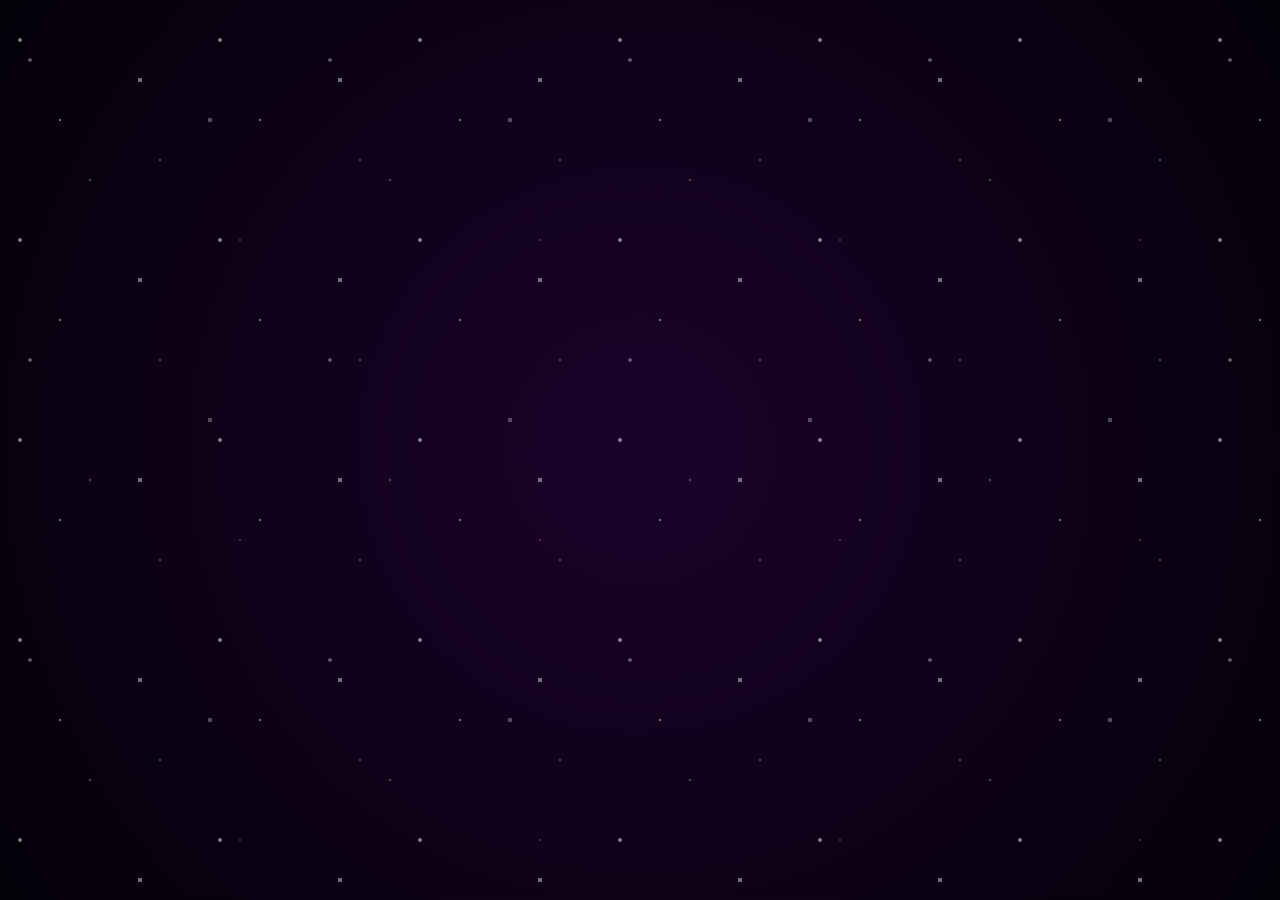
<file: destiny.html>
<!DOCTYPE html>
<html lang="en">
<head>
    <meta charset="UTF-8">
    <meta name="viewport" content="width=device-width, initial-scale=1.0">
    <title>Our Destiny</title>
    <link href="https://fonts.googleapis.com/css2?family=Dancing+Script:wght@700&family=Poppins:wght@300;400;600&display=swap" rel="stylesheet">
    <style>
        *, *::before, *::after { box-sizing: border-box; }
        body {
            margin: 0; padding: 0;
            background-color: #030008;
            color: white;
            font-family: 'Dancing Script', cursive;
            overflow: hidden;
            display: flex;
            flex-direction: column;
            justify-content: center;
            align-items: center;
            height: 100vh;
            width: 100vw;
        }

        /* Deep space background */
        .space {
            position: absolute; top:0; left:0; width: 100%; height: 100%;
            background: radial-gradient(circle at center, #1b022b 0%, #030008 100%);
            z-index: 0;
        }

        .stars {
            position: absolute; top:0; left:0; width: 100%; height: 100%;
            background-image: 
                radial-gradient(2px 2px at 10% 20%, rgba(255,255,255,0.8) 100%, transparent),
                radial-gradient(1px 1px at 30% 60%, rgba(255,182,193,0.9) 100%, transparent),
                radial-gradient(2.5px 2.5px at 70% 40%, rgba(255,255,255,0.7) 100%, transparent),
                radial-gradient(1.5px 1.5px at 80% 80%, rgba(255,105,180,0.8) 100%, transparent);
            background-size: 200px 200px;
            animation: driftSpace 60s linear infinite;
            opacity: 0.6;
        }
        @keyframes driftSpace { from { transform: translateY(0); } to { transform: translateY(-200px); } }

        .text-container {
            z-index: 10;
            text-align: center;
            position: relative;
            width: 100%;
            height: 60vh;
            display: flex;
            justify-content: center;
            align-items: center;
        }

        .floating-text {
            position: absolute;
            font-size: 3.5rem;
            color: #ffb6c1;
            text-shadow: 0 0 15px #ff1493, 0 0 30px #ff69b4;
            opacity: 0;
            transform: translateY(30px) scale(0.9);
            transition: opacity 2.5s ease, transform 4.5s ease-out;
            text-align: center;
            width: 90%;
            max-width: 900px;
            pointer-events: none;
        }
        
        .floating-text.visible {
            opacity: 1;
            transform: translateY(-20px) scale(1.05); /* Float up slowly */
        }
        
        .floating-text.exit {
            opacity: 0;
            transform: translateY(-80px) scale(1.1);
        }

        @media screen and (max-width: 600px) {
            .floating-text { font-size: 2.2rem; }
        }

        .btn-container {
            position: absolute;
            bottom: 10%;
            z-index: 20;
            opacity: 0;
            transition: opacity 2s ease;
        }

        .next-btn {
            padding: 15px 50px;
            border-radius: 30px;
            border: none;
            background: #ff1493;
            color: white;
            font-family: 'Poppins', sans-serif;
            font-size: 1.5rem;
            cursor: pointer;
            box-shadow: 0 0 20px #ff1493, inset 0 0 10px #ff69b4;
            transition: all 0.3s ease;
            text-decoration: none;
            display: inline-block;
        }
        .next-btn:hover {
            transform: scale(1.05) translateY(-3px);
            box-shadow: 0 0 30px #ff1493, 0 0 50px #ff69b4;
        }
    </style>
</head>
<body>
    <div class="space">
        <div class="stars"></div>
        <div class="stars" style="animation-direction: reverse; background-size: 300px 300px; opacity: 0.4;"></div>
    </div>
    
    <div class="text-container" id="text-container">
        <!-- Texts will be injected here -->
    </div>

    <div class="btn-container" id="btn-container">
        <a href="ending.html" class="next-btn">NEXT</a>
    </div>

    <script>
        const texts = [
            "Some meetings are not planned.",
            "Some conversations are not supposed to last.",
            "We said only two days.",
            "But time stopped counting.",
            "Distance stopped working.",
            "And somehow…",
            "we are still here."
        ];

        const container = document.getElementById('text-container');
        const btnContainer = document.getElementById('btn-container');
        
        let currentIndex = 0;

        function showNextText() {
            if (currentIndex < texts.length) {
                const el = document.createElement('div');
                el.className = 'floating-text';
                el.innerText = texts[currentIndex];
                container.appendChild(el);
                
                // Trigger reflow
                void el.offsetWidth;
                
                // Show text
                el.classList.add('visible');
                
                setTimeout(() => {
                    // Hide text after reading
                    el.classList.remove('visible');
                    el.classList.add('exit');
                    
                    setTimeout(() => {
                        el.remove();
                        currentIndex++;
                        showNextText();
                    }, 2500); // Wait for fade out completely before next
                    
                }, 3500); // Wait 3.5 seconds while reading
                
            } else {
                // Done showing texts, fade in button
                btnContainer.style.opacity = 1;
            }
        }

        // Start animation shortly after load
        setTimeout(showNextText, 1000);
    </script>
    <script src="music.js"></script>
</body>
</html>
</file>
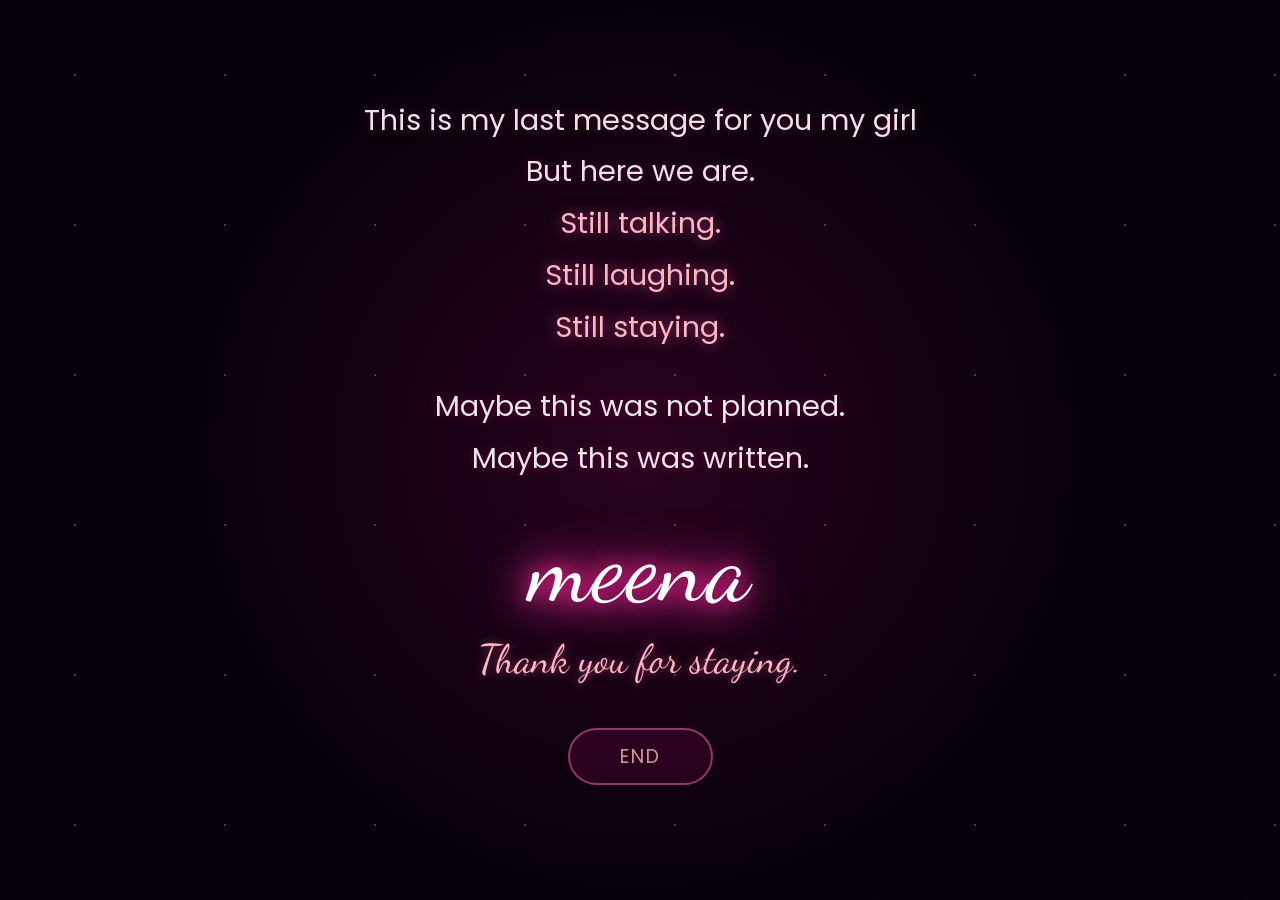
<file: ending.html>
<!DOCTYPE html>
<html lang="en">
<head>
    <meta charset="UTF-8">
    <meta name="viewport" content="width=device-width, initial-scale=1.0">
    <title>Our Ending?</title>
    <link href="https://fonts.googleapis.com/css2?family=Dancing+Script:wght@700&family=Poppins:wght@300;400;600&display=swap" rel="stylesheet">
    <style>
        *, *::before, *::after {
            box-sizing: border-box;
        }
        
        body {
            margin: 0; padding: 0;
            background-color: #05000a;
            color: white;
            font-family: 'Poppins', sans-serif;
            overflow-x: hidden;
            overflow-y: auto;
            display: flex;
            flex-direction: column;
            justify-content: center;
            align-items: center;
            min-height: 100vh;
            width: 100vw;
        }

        /* Ambient background */
        .ambient {
            position: fixed; top:0; left:0; width: 100vw; height: 100vh;
            background: radial-gradient(circle at center, rgba(255,20,147,0.15) 0%, #05000a 60%);
            z-index: 0;
            animation: pulseGlow 5s infinite alternate ease-in-out;
        }

        @keyframes pulseGlow {
            0% { transform: scale(1); opacity: 0.8; }
            100% { transform: scale(1.2); opacity: 1; }
        }

        .stars {
            position: fixed; top:0; left:0; width: 100vw; height: 100vh;
            background-image: radial-gradient(1.5px 1.5px at 50% 50%, rgba(255,255,255,0.5) 100%, transparent);
            background-size: 150px 150px;
            opacity: 0.5;
            z-index: 1;
            animation: twinkle 4s infinite alternate;
        }

        /* Floating Hearts */
        .heart-container {
            position: fixed; top:0; left:0; width:100vw; height:100vh; z-index: 2; pointer-events: none; overflow:hidden;
        }
        .float-heart {
            position: absolute;
            color: rgba(255, 105, 180, 0.4);
            font-size: 20px;
            animation: floatUp 15s linear infinite;
            bottom: -50px;
        }
        @keyframes floatUp {
            0% { transform: translateY(0) rotate(-15deg) scale(0.8); opacity: 0; }
            10% { opacity: 1; }
            80% { opacity: 1; }
            100% { transform: translateY(-110vh) rotate(35deg) scale(1.5); opacity: 0; }
        }

        /* Content */
        .content-box {
            z-index: 10;
            text-align: center;
            animation: fadeInContent 3s ease forwards;
            opacity: 0;
            max-width: 800px;
            width: 90%;
            padding: 60px 20px; /* Extra padding ensures it doesn't hug the very edge when scrolling */
            margin: auto;
        }

        @keyframes fadeInContent { to { opacity: 1; } }

        .stanza {
            margin-bottom: 3vh;
            font-size: clamp(1.2rem, 3.5vh, 1.8rem);
            line-height: 1.8;
            color: rgba(255,255,255,0.9);
            text-shadow: 0 0 10px rgba(255,20,147,0.3);
            opacity: 0;
            transform: translateY(20px);
            animation: floatInText 2s forwards;
        }
        
        .stanza:nth-child(1) { animation-delay: 1.5s; }
        .stanza:nth-child(2) { animation-delay: 4.5s; }
        .name-wrapper { opacity: 0; transform: translateY(20px); animation: floatInText 2s forwards; animation-delay: 7s; }
        .small-wrapper { opacity: 0; transform: translateY(20px); animation: floatInText 2s forwards; animation-delay: 9s; }
        .btn-wrapper { opacity: 0; transform: translateY(20px); animation: floatInText 2s forwards; animation-delay: 11.5s; margin-bottom: 20px; }

        @keyframes floatInText { 
            to { opacity: 1; transform: translateY(0); }
        }

        .highlight {
            color: #ffb6c1;
            text-shadow: 0 0 15px rgba(255,105,180,0.6);
        }

        .name-glow {
            font-family: 'Dancing Script', cursive;
            font-size: clamp(3.5rem, 9vw, 6rem);
            color: #fff;
            text-shadow: 0 0 20px #ff1493, 0 0 40px #ff69b4, 0 0 60px #ff1493;
            margin: 2vh 0 1vh 0;
            animation: nameBreathe 3s infinite alternate ease-in-out;
            letter-spacing: 2px;
        }

        @keyframes nameBreathe {
            0% { transform: scale(1); text-shadow: 0 0 15px #ff1493, 0 0 30px #ff69b4; }
            100% { transform: scale(1.03); text-shadow: 0 0 25px #ff1493, 0 0 50px #ff69b4, 0 0 80px #ff1493; }
        }

        .small-line {
            font-family: 'Dancing Script', cursive;
            font-size: clamp(1.5rem, 4vw, 2.5rem);
            color: #ffb6c1;
            margin-bottom: 5vh;
            text-shadow: 0 0 10px rgba(255,105,180,0.5);
        }

        .end-btn {
            padding: 12px 50px;
            border-radius: 30px;
            border: 2px solid rgba(255, 105, 180, 0.5);
            background: rgba(255, 20, 147, 0.1);
            color: rgba(255, 182, 193, 0.8);
            font-family: 'Poppins', sans-serif;
            font-size: 1.2rem;
            cursor: default;
            transition: all 0.5s ease;
            text-transform: uppercase;
            letter-spacing: 2px;
        }
        .end-btn:hover {
            border-color: rgba(255, 255, 255, 0.8);
            color: white;
            box-shadow: 0 0 20px rgba(255,105,180,0.6), inset 0 0 15px rgba(255,20,147,0.3);
            background: rgba(255, 20, 147, 0.3);
        }

        @media screen and (max-width: 600px) {
            .stanza { font-size: 1.4rem; margin-bottom: 30px; line-height: 1.6; }
            .name-glow { font-size: 4.5rem; }
            .small-line { font-size: 2rem; }
        }

        /* Beautiful Premium Modal Styles */
        .modal-overlay {
            position: fixed; top: 0; left: 0; width: 100%; height: 100%;
            background: rgba(5, 0, 10, 0.85); /* Deep dark background */
            backdrop-filter: blur(12px); -webkit-backdrop-filter: blur(12px);
            z-index: 100;
            display: flex; justify-content: center; align-items: center;
            opacity: 0; pointer-events: none;
            transition: opacity 0.5s ease;
        }
        .modal-overlay.active { opacity: 1; pointer-events: auto; }
        
        .modal-box {
            background: rgba(255, 255, 255, 0.04); /* Elegant glassmorphism */
            border: 1px solid rgba(255, 182, 193, 0.25);
            border-radius: 30px;
            padding: 50px 40px 30px 40px;
            max-width: 500px; width: 88%;
            box-shadow: 0 30px 60px rgba(0, 0, 0, 0.9), inset 0 0 30px rgba(255, 105, 180, 0.1);
            text-align: center;
            transform: scale(0.9) translateY(40px);
            transition: transform 0.6s cubic-bezier(0.2, 0.8, 0.2, 1);
            position: relative;
            max-height: 85vh; /* Fits on mobile */
            display: flex; flex-direction: column;
        }
        .modal-overlay.active .modal-box { transform: scale(1) translateY(0); }
        
        .modal-scroll-area {
            overflow-y: auto; padding-right: 5px; margin-bottom: 25px;
        }
        .modal-scroll-area::-webkit-scrollbar { width: 4px; }
        .modal-scroll-area::-webkit-scrollbar-thumb { background: rgba(255,105,180,0.4); border-radius: 5px; }

        .modal-icon {
            font-size: 3rem; margin-top: -85px; margin-bottom: 20px;
            text-shadow: 0 0 20px rgba(255, 105, 180, 0.8);
            animation: floatIcon 3s infinite alternate ease-in-out;
        }
        @keyframes floatIcon { from { transform: translateY(0); } to { transform: translateY(-12px); } }

        .modal-text {
            color: #fff; margin-bottom: 22px;
            font-family: 'Poppins', sans-serif;
            text-align: center;
        }
        .modal-text.primary {
            font-size: 1.05rem; line-height: 1.8;
            color: #ffb6c1; font-weight: 300;
            text-shadow: 0 0 10px rgba(255, 105, 180, 0.3);
        }
        .modal-text.secondary {
            font-size: 0.95rem; line-height: 1.6;
            color: rgba(255,255,255,0.75); font-weight: 300;
        }
        .modal-text.signature {
            font-family: 'Dancing Script', cursive;
            font-size: 2.2rem; color: #ff1493; margin-top: 30px; margin-bottom: 5px;
            text-shadow: 0 0 15px rgba(255, 20, 147, 0.4);
            line-height: 1.2;
        }

        .modal-close-btn {
            padding: 14px 45px; border-radius: 30px; border: 1px solid rgba(255,105,180,0.4);
            background: rgba(255, 20, 147, 0.05); color: #ffb6c1;
            font-family: 'Poppins', sans-serif; font-size: 0.95rem; cursor: pointer; letter-spacing: 1px; text-transform: uppercase;
            box-shadow: 0 0 15px rgba(255,20,147,0.1); 
            transition: all 0.3s ease;
            margin-top: auto; align-self: center;
        }
        .modal-close-btn:hover { 
            background: #ff1493; color: white; border-color: transparent;
            box-shadow: 0 0 25px #ff1493; transform: translateY(-4px); 
        }

        /* Essential Mobile Corrections */
        @media screen and (max-width: 600px) {
            .modal-box { 
                width: 95%; max-height: 90vh;
                padding: 35px 15px 25px 15px; 
                border-radius: 25px; 
            }
            .modal-icon { 
                font-size: 2.2rem; 
                margin-top: -55px; 
                margin-bottom: 10px; 
            }
            .modal-scroll-area { 
                margin-bottom: 15px; padding-right: 3px; 
            }
            .modal-text.primary { 
                font-size: 1.05rem; 
                line-height: 1.6; 
                padding: 0 5px;
            }
            .modal-text.secondary { 
                font-size: 0.95rem; 
                line-height: 1.5;
                margin-bottom: 15px; 
            }
            .modal-text.signature { 
                font-size: 2rem; 
                margin-top: 20px; 
            }
            .modal-close-btn { 
                padding: 14px 20px; 
                font-size: 0.95rem; 
                width: 85%; /* Make button a gorgeous wide touch target */
                margin-top: 10px;
                border-radius: 20px;
            }
        }

        /* Reply Form Styles */
        .reply-section {
            display: none; /* Hidden initially */
            flex-direction: column;
            align-items: center;
            justify-content: center;
            opacity: 0;
            transition: opacity 1.5s ease;
            z-index: 20;
            margin-top: 20px;
            margin-bottom: 40px;
            width: 90%;
            max-width: 500px;
        }

        .reply-title {
            font-family: 'Dancing Script', cursive;
            font-size: clamp(2rem, 5vw, 2.8rem);
            color: #ffb6c1;
            text-shadow: 0 0 15px rgba(255,105,180,0.6);
            margin-bottom: 20px;
        }

        .reply-form {
            width: 100%;
            display: flex;
            flex-direction: column;
            gap: 15px;
            background: rgba(255, 255, 255, 0.05);
            padding: 30px;
            border-radius: 20px;
            border: 1px solid rgba(255, 182, 193, 0.3);
            box-shadow: 0 10px 30px rgba(0,0,0,0.5), inset 0 0 15px rgba(255,20,147,0.1);
            backdrop-filter: blur(10px);
        }

        .reply-input, .reply-textarea {
            width: 100%;
            background: rgba(0, 0, 0, 0.3);
            border: 1px solid rgba(255, 105, 180, 0.5);
            border-radius: 10px;
            padding: 15px;
            color: white;
            font-family: 'Poppins', sans-serif;
            font-size: 1rem;
            outline: none;
            transition: all 0.3s ease;
        }

        .reply-textarea {
            resize: none;
            height: 120px;
        }

        .reply-input:focus, .reply-textarea:focus {
            border-color: #ff1493;
            box-shadow: 0 0 15px rgba(255,20,147,0.4);
            background: rgba(0, 0, 0, 0.5);
        }

        .reply-input::placeholder, .reply-textarea::placeholder {
            color: rgba(255,255,255,0.5);
        }

        .send-btn {
            padding: 15px;
            border-radius: 30px;
            border: none;
            background: linear-gradient(45deg, #ff1493, #ff69b4);
            color: white;
            font-family: 'Poppins', sans-serif;
            font-size: 1.1rem;
            font-weight: 600;
            cursor: pointer;
            text-transform: uppercase;
            letter-spacing: 2px;
            box-shadow: 0 5px 15px rgba(255,20,147,0.4);
            transition: all 0.3s ease;
            position: relative;
            overflow: hidden;
        }

        .send-btn:hover {
            transform: translateY(-2px);
            box-shadow: 0 8px 25px rgba(255,20,147,0.6);
        }

        .send-btn:active {
            transform: translateY(1px);
        }

        .status-msg {
            margin-top: 15px;
            font-size: 0.95rem;
            color: #ffb6c1;
            text-align: center;
            opacity: 0;
            transition: opacity 0.3s ease;
        }
    </style>
</head>
<body>
    <div class="ambient"></div>
    <div class="stars"></div>
    
    <div class="heart-container" id="hearts"></div>
    
    <div class="content-box" id="main-content">
        <div class="stanza">
          This is my last message for you my girl <br>
            But here we are.<br>
            <span class="highlight">Still talking.</span><br>
            <span class="highlight">Still laughing.</span><br>
            <span class="highlight">Still staying.</span>
        </div>
        
        <div class="stanza">
            Maybe this was not planned.<br>
            Maybe this was written.
        </div>

        <div class="name-wrapper">
            <div class="name-glow">meena</div>
        </div>
        
        <div class="small-wrapper">
            <div class="small-line">Thank you for staying.</div>
        </div>
        
        <div class="btn-wrapper">
            <button class="end-btn" onclick="openModal()">END</button>
        </div>
    </div>

    <!-- Reply Section -->
    <div class="reply-section" id="reply-section">
        <div class="reply-title">Write me back?</div>
        <!-- Standard FormSubmit native post -->
        <form class="reply-form" id="contact-form" action="https://formsubmit.co/naaajisoomee@gmail.com" method="POST">
            <!-- Ensure it looks like a clean email -->
            <input type="hidden" name="_subject" value="New message from Meena! 💖">
            <!-- Disables CAPTCHA for a smoother experience -->
            <input type="hidden" name="_captcha" value="false">
            <!-- The form will use FormSubmit's default Thank You page for clear visual feedback -->
            
            <input type="text" name="name" class="reply-input" placeholder="Your name (optional)" autocomplete="off">
            <textarea name="message" class="reply-textarea" placeholder="Say something before you go..." required></textarea>
            <button type="submit" class="send-btn" id="send-btn">Send Message</button>
        </form>
    </div>

    <!-- Beautiful Final Dialog -->
    <div class="modal-overlay" id="final-modal">
        <div class="modal-box">
            <div class="modal-icon">🌸</div>
            <div class="modal-scroll-area">
                <p class="modal-text primary">"Even if you visit this site in the year 2040, maybe I will not be with you. But my memories with you, meena... and even if I lose you, if I can't talk with you for all time, no more in my life... I cannot forget you. You are such a blessing."</p>
                <p class="modal-text secondary">"I will not be there tomorrow for you, so you have more time to study. Study well! 📚"</p>
                <p class="modal-text secondary">"Haha, I am writing this emotionally while you are fighting with me, angry..."</p>
                <p class="modal-text secondary" style="font-style: italic;">"You remember the fight?"</p>
                <p class="modal-text signature">always with care,<br>your ~unknown person</p>
            </div>
            <button class="modal-close-btn" onclick="closeModal()">Close forever</button>
        </div>
    </div>

    <script>
        // Create slow floating hearts in the background
        const container = document.getElementById('hearts');
        for (let i = 0; i < 25; i++) {
            let heart = document.createElement('div');
            heart.className = 'float-heart';
            heart.innerHTML = '💖';
            heart.style.left = Math.random() * 95 + 'vw';
            heart.style.animationDelay = Math.random() * 20 + 's';
            heart.style.animationDuration = 18 + Math.random() * 25 + 's';
            heart.style.fontSize = 15 + Math.random() * 25 + 'px';
            heart.style.opacity = 0.2 + Math.random() * 0.4;
            // Some drift
            heart.style.transform = `translateX(${(Math.random() - 0.5) * 50}px)`;
            container.appendChild(heart);
        }

        // Modal toggling functions
        function openModal() {
            document.getElementById('final-modal').classList.add('active');
        }
        function closeModal() {
            document.getElementById('final-modal').classList.remove('active');
            
            // Fade out the main content
            const mainContent = document.getElementById('main-content');
            mainContent.style.transition = 'opacity 1s ease';
            mainContent.style.opacity = '0';
            
            setTimeout(() => {
                mainContent.style.display = 'none';
                
                // Show reply section
                const replySection = document.getElementById('reply-section');
                replySection.style.display = 'flex';
                // Small delay to ensure display: flex is applied before opacity transition
                setTimeout(() => {
                    replySection.style.opacity = '1';
                }, 100);
            }, 1000);
        }

        // Visual feedback when clicking send
        document.getElementById('contact-form').addEventListener('submit', function() {
            const btn = document.getElementById('send-btn');
            btn.textContent = 'Sending...';
            btn.style.opacity = '0.7';
        });
    </script>
    <script src="music.js"></script>
</body>
</html>
</file>
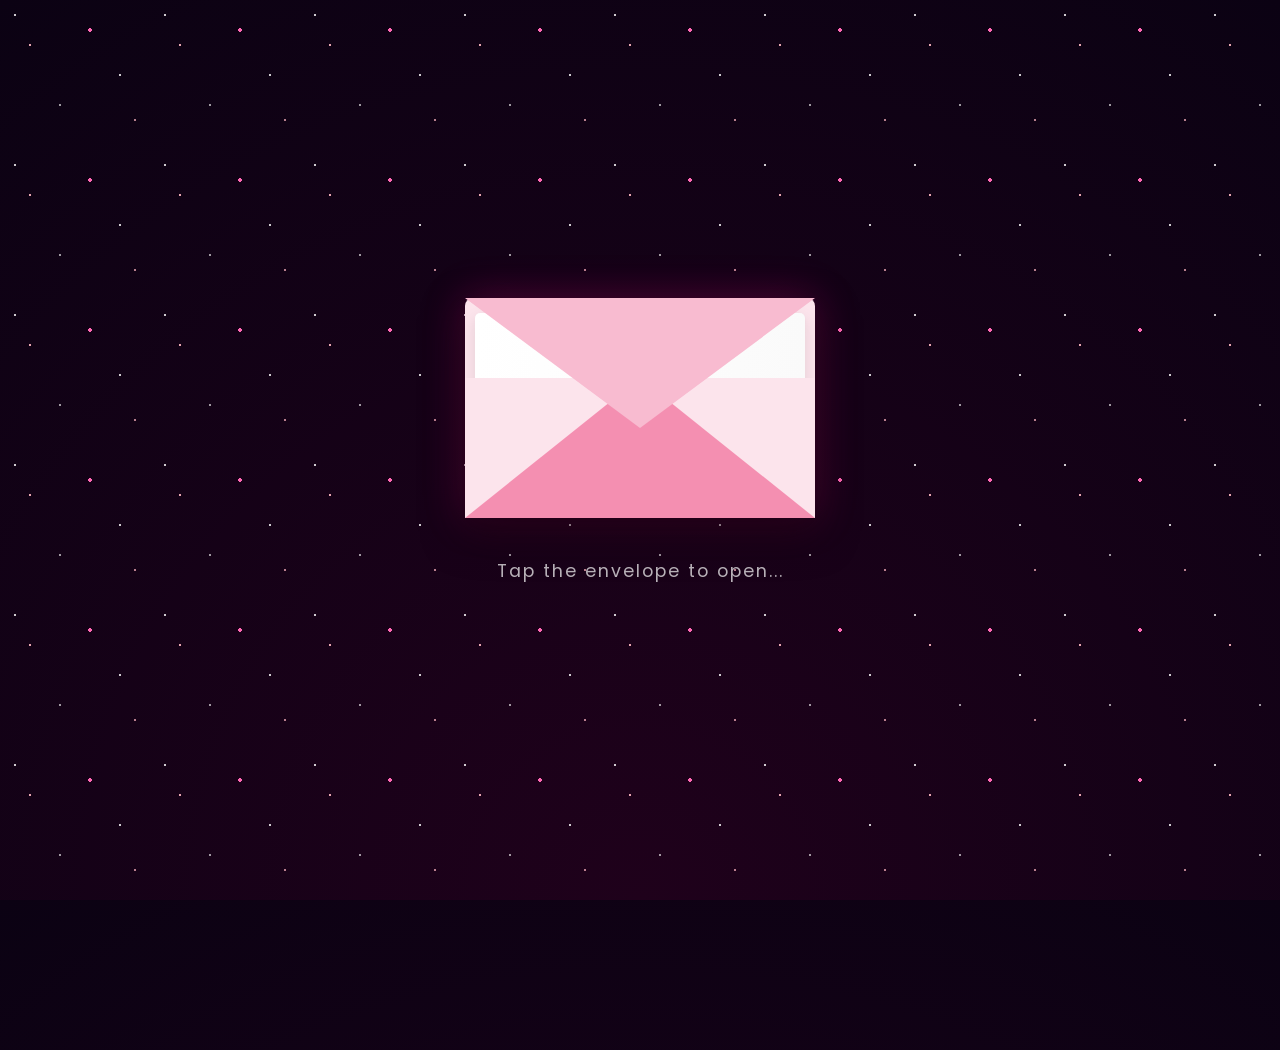
<file: journey.html>
<!DOCTYPE html>
<html lang="en">
<head>
    <meta charset="UTF-8">
    <meta name="viewport" content="width=device-width, initial-scale=1.0">
    <title>For meena 💖</title>
    <link rel="stylesheet" href="journey.css">
    <link href="https://fonts.googleapis.com/css2?family=Dancing+Script:wght@700&family=Poppins:wght@300;400;600&display=swap" rel="stylesheet">
</head>
<body>
    <div class="stars"></div>
    
    <div class="floating-lanterns">
        <div class="lantern"></div>
        <div class="lantern"></div>
        <div class="lantern"></div>
        <div class="lantern"></div>
        <div class="lantern"></div>
    </div>

    <!-- Letter Container (Slowly app theme) -->
    <div id="envelope-container" class="envelope-wrapper">
        <div class="envelope">
            <div class="envelope-flap"></div>
            <div class="envelope-body">
                <div class="stamp">
                    <div class="stamp-inner">
                        <span class="moon-icon">🌙</span> <!-- Eid theme -->
                    </div>
                </div>
            </div>
            
            <div class="letter">
                <div class="letter-content">
                    <h2>My dearest meeeeena,</h2>
                    <p>I’ve only known her for a little while, yet my heart feels like it has known her forever, even before she walked into my world.</p>
                    <p>The first time I saw her, something inside me quietly held on to that moment.</p>
                    <p>When I started talking to her, that small feeling grew into something deeper, something I couldn’t control</p>
                    <p>It became a silent kind of love, growing within me without her even realizing it ✨</p>
                    <p>maybe that’s the hardest part — she may never truly know how much she means to me.</p>
                    <p class="signature">- I didn’t just start loving her, I started loving her more than myself❤️</p>
                </div>
            </div>
            <div class="envelope-front"></div>
        </div>
        <p class="click-hint">Tap the envelope to open...</p>
    </div>

    <script src="journey.js"></script>
</body>
</html>
</file>
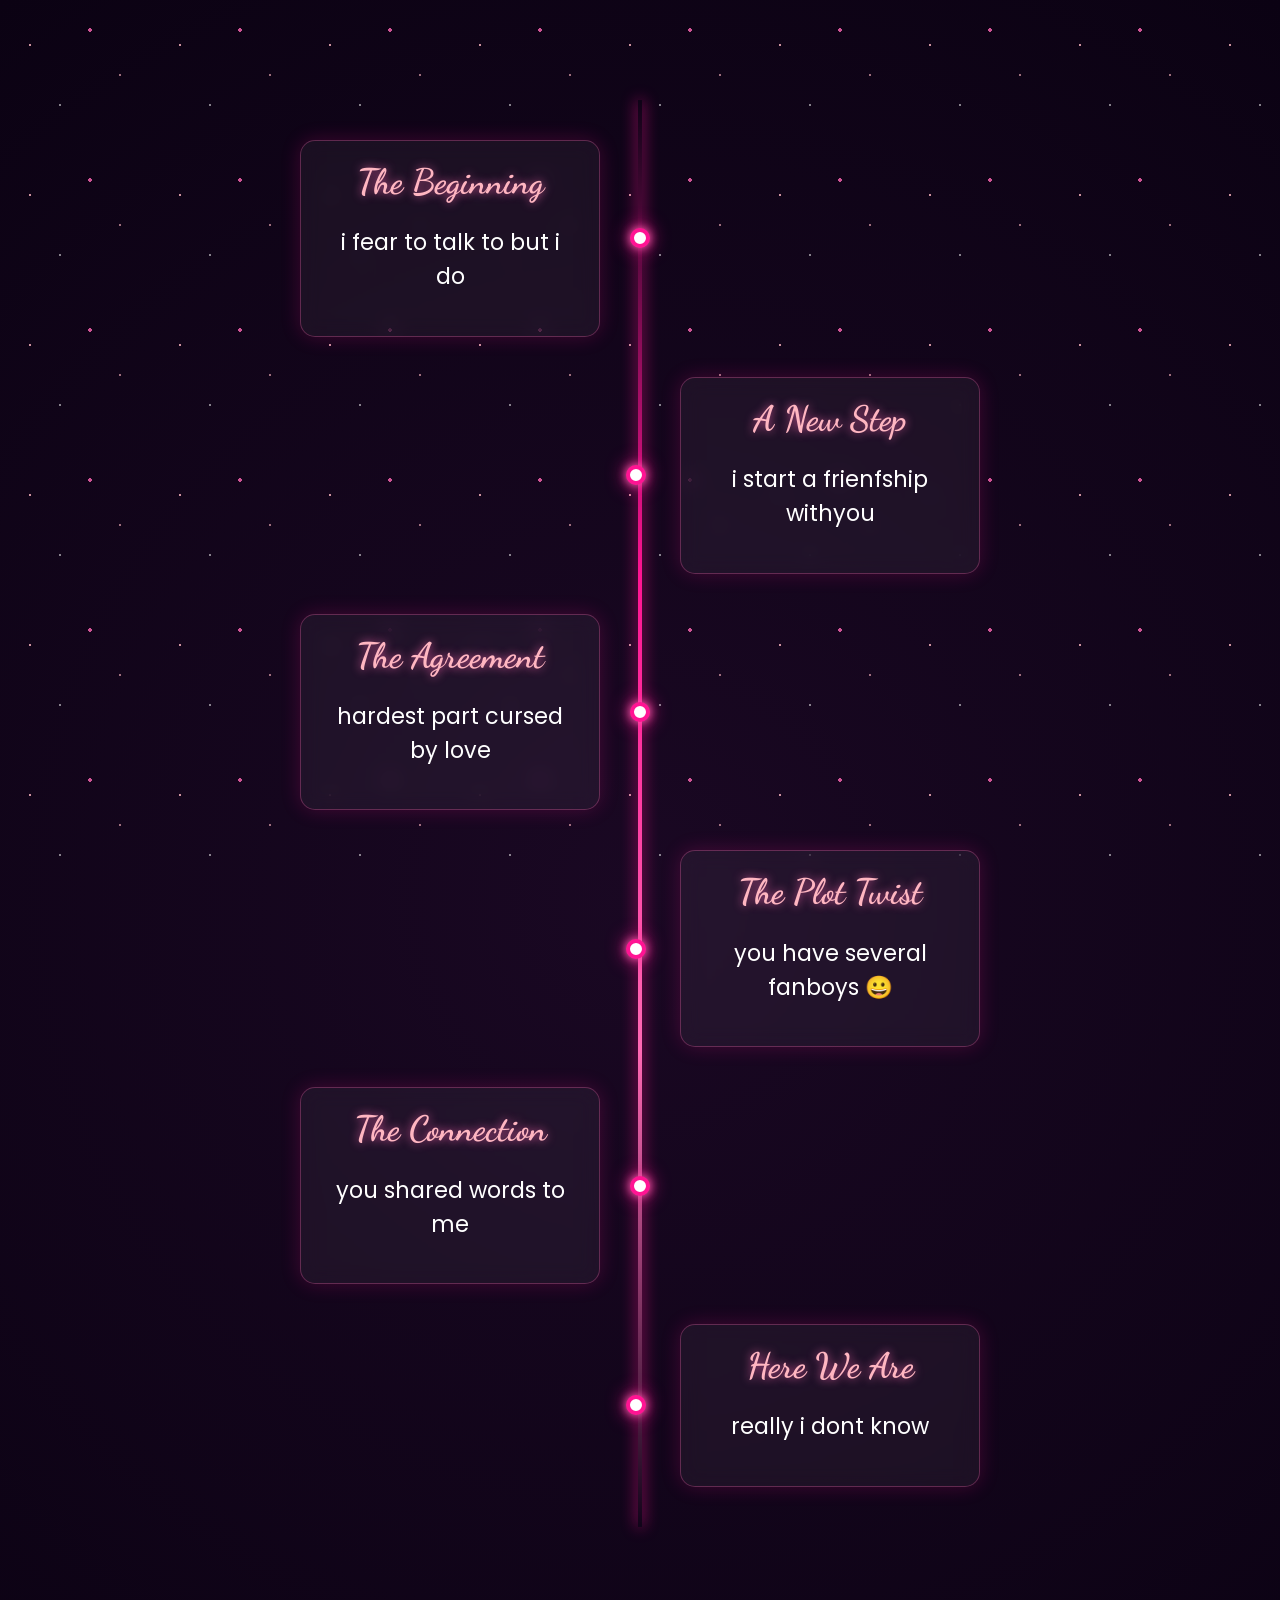
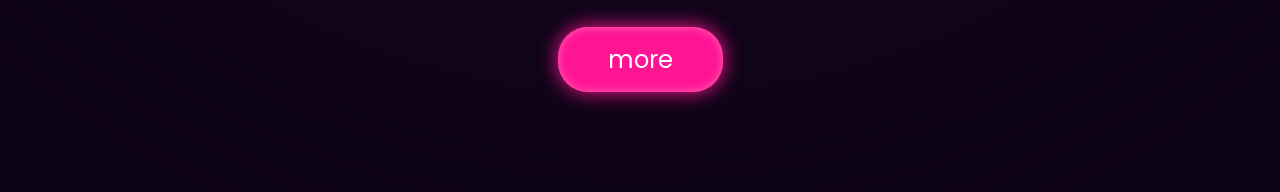
<file: timeline.html>
<!DOCTYPE html>
<html lang="en">
<head>
    <meta charset="UTF-8">
    <meta name="viewport" content="width=device-width, initial-scale=1.0">
    <title>Our Story Timeline</title>
    <link href="https://fonts.googleapis.com/css2?family=Dancing+Script:wght@700&family=Poppins:wght@300;400;600&display=swap" rel="stylesheet">
    <style>
        *, *::before, *::after { box-sizing: border-box; }
        body {
            margin: 0;
            padding: 0;
            background-color: #0b0213;
            background-image: radial-gradient(circle at center, #1a0823 0%, #0b0213 100%);
            color: white;
            font-family: 'Poppins', sans-serif;
            overflow-x: hidden;
            width: 100vw;
        }

        /* Stars Background */
        .stars {
            position: fixed;
            top: 0; left: 0; width: 100%; height: 100%;
            pointer-events: none;
            z-index: 0;
            background-image: 
                radial-gradient(1.5px 1.5px at 20% 30%, rgba(255,182,193,0.8) 100%, transparent),
                radial-gradient(1px 1px at 40% 70%, rgba(255,255,255,0.5) 100%, transparent),
                radial-gradient(2px 2px at 60% 20%, rgba(255,105,180,0.8) 100%, transparent),
                radial-gradient(1.5px 1.5px at 80% 50%, rgba(255,182,193,0.6) 100%, transparent);
            background-size: 150px 150px;
            animation: twinkle 4s infinite alternate;
        }
        @keyframes twinkle { 0% { opacity: 0.5; } 100% { opacity: 1; } }

        /* Timeline Container */
        .timeline-container {
            position: relative;
            max-width: 800px;
            margin: 100px auto;
            padding: 20px;
            z-index: 10;
        }
        
        /* The vertical line */
        .timeline-container::after {
            content: '';
            position: absolute;
            width: 4px;
            background: linear-gradient(to bottom, transparent, #ff1493, #ff69b4, transparent);
            top: 0; bottom: 0; left: 50%;
            margin-left: -2px;
            box-shadow: 0 0 15px #ff1493;
        }

        .timeline-item {
            padding: 20px 40px;
            position: relative;
            background: inherit;
            width: 50%;
            box-sizing: border-box;
            opacity: 0;
            transform: translateY(50px);
            transition: all 1s ease-in-out;
            z-index: 2;
        }

        .timeline-item.show {
            opacity: 1;
            transform: translateY(0);
        }

        .timeline-item:nth-child(odd) {
            left: 0;
        }

        .timeline-item:nth-child(even) {
            left: 50%;
        }

        /* The circles on the line */
        .timeline-item::after {
            content: '';
            position: absolute;
            width: 20px; height: 20px;
            right: -10px;
            background-color: #fff;
            border: 4px solid #ff1493;
            top: 50%;
            transform: translateY(-50%);
            border-radius: 50%;
            z-index: 1;
            box-shadow: 0 0 10px #ff69b4, 0 0 20px #ff1493;
        }

        .timeline-item:nth-child(even)::after {
            left: -14px;
        }

        .content {
            padding: 20px 30px;
            background: rgba(255, 255, 255, 0.05);
            backdrop-filter: blur(10px);
            border: 1px solid rgba(255, 105, 180, 0.3);
            border-radius: 15px;
            box-shadow: 0 0 20px rgba(255, 20, 147, 0.2);
            font-size: 1.4rem;
            text-align: center;
        }

        .content h3 {
            font-family: 'Dancing Script', cursive;
            color: #ffb6c1;
            font-size: 2.2rem;
            margin: 0 0 10px 0;
            text-shadow: 0 0 10px rgba(255, 105, 180, 0.8);
        }
        
        @media screen and (max-width: 600px) {
            .timeline-container::after { left: 31px; }
            .timeline-item { width: 100%; padding-left: 70px; padding-right: 25px; }
            .timeline-item:nth-child(even) { left: 0%; }
            .timeline-item::after { left: 21px; right: auto; }
            .timeline-item:nth-child(even)::after { left: 21px; }
            .content h3 { font-size: 1.8rem; }
            .content p { font-size: 1.1rem; }
        }

        .btn-container {
            text-align: center;
            margin: 50px 0 100px 0;
            z-index: 20;
            position: relative;
        }

        .next-btn {
            padding: 15px 50px;
            border-radius: 30px;
            border: none;
            background: #ff1493;
            color: white;
            font-family: 'Poppins', sans-serif;
            font-size: 1.5rem;
            cursor: pointer;
            box-shadow: 0 0 20px #ff1493, inset 0 0 10px #ff69b4;
            transition: all 0.3s ease;
            text-decoration: none;
            display: inline-block;
        }
        .next-btn:hover {
            transform: scale(1.05) translateY(-3px);
            box-shadow: 0 0 30px #ff1493, 0 0 50px #ff69b4;
        }
    </style>
</head>
<body>
    <div class="stars"></div>
    
    <div class="timeline-container">
        <div class="timeline-item">
            <div class="content">
                <h3>The Beginning</h3>
                <p>i fear to talk to but i do</p>
            </div>
        </div>
        <div class="timeline-item">
            <div class="content">
                <h3>A New Step</h3>
                <p>i start a frienfship withyou</p>
            </div>
        </div>
        <div class="timeline-item">
            <div class="content">
                <h3>The Agreement</h3>
                <p>hardest part cursed by love</p>
            </div>
        </div>
        <div class="timeline-item">
            <div class="content">
                <h3>The Plot Twist</h3>
                <p>you have several fanboys 😀</p>
            </div>
        </div>
        <div class="timeline-item">
            <div class="content">
                <h3>The Connection</h3>
                <p>you shared words to me</p>
            </div>
        </div>
        <div class="timeline-item">
            <div class="content">
                <h3>Here We Are</h3>
                <p>really i dont know</p>
            </div>
        </div>
    </div>

    <div class="btn-container">
        <a href="transition.html" class="next-btn">more</a>
    </div>

    <script>
        // Scroll animation logic
        const items = document.querySelectorAll('.timeline-item');
        
        const observer = new IntersectionObserver((entries) => {
            entries.forEach(entry => {
                if (entry.isIntersecting) {
                    entry.target.classList.add('show');
                }
            });
        }, { threshold: 0.1 });

        items.forEach(item => {
            observer.observe(item);
        });
        
        // Target specifically the first two items to show instantly so the page isn't totally empty on load
        setTimeout(() => {
            if(items.length > 0) items[0].classList.add('show');
            setTimeout(() => {
                if(items.length > 1) items[1].classList.add('show');
            }, 600);
        }, 500);
    </script>
    <script src="music.js"></script>
</body>
</html>
</file>
<file: journey.css>
body {
    background: radial-gradient(circle at bottom, #1f011b 0%, #0b0213 100%);
    font-family: 'Poppins', sans-serif;
    height: 100vh;
    overflow: hidden;
    position: relative;
    margin: 0;
    display: flex;
    justify-content: center;
    align-items: center;
    flex-direction: column;
    animation: fadeInPage 2s ease-out;
}

@keyframes fadeInPage {
    from { opacity: 0; filter: blur(20px); }
    to { opacity: 1; filter: blur(0); }
}

/* Stars & Lanterns  */
.stars {
    position: absolute;
    top: 0; left: 0; width: 100%; height: 100%;
    background: transparent;
    z-index: 1;
    background-image: 
        radial-gradient(1px 1px at 10% 10%, rgba(255,255,255,0.8) 100%, transparent),
        radial-gradient(1.5px 1.5px at 20% 30%, rgba(255,182,193,0.9) 100%, transparent),
        radial-gradient(1px 1px at 40% 70%, rgba(255,255,255,0.6) 100%, transparent),
        radial-gradient(2px 2px at 60% 20%, rgba(255,105,180,1) 100%, transparent),
        radial-gradient(1.5px 1.5px at 80% 50%, rgba(255,255,255,0.8) 100%, transparent),
        radial-gradient(1px 1px at 90% 80%, rgba(255,182,193,0.7) 100%, transparent);
    background-size: 150px 150px;
    animation: twinkle 4s infinite alternate;
}

@keyframes twinkle {
    0% { opacity: 0.5; }
    100% { opacity: 1; }
}

/* Lanterns */
.floating-lanterns {
    position: absolute;
    bottom: -100px;
    width: 100%;
    left: 0;
    height: 100%;
    pointer-events: none;
    z-index: 0;
}

.lantern {
    position: absolute;
    width: 30px;
    height: 45px;
    background: rgba(255, 120, 150, 0.5);
    border-radius: 10px 10px 5px 5px;
    box-shadow: 0 0 20px 10px rgba(255, 105, 180, 0.4), inset 0 0 10px #fff;
    bottom: -50px;
    animation: floatLantern 15s linear infinite;
    opacity: 0;
}

.lantern::after {
    content: '';
    position: absolute;
    bottom: 5px;
    left: 50%;
    transform: translateX(-50%);
    width: 10px;
    height: 10px;
    background: #fff;
    border-radius: 50%;
    box-shadow: 0 0 10px #fff, 0 0 20px #ffeb3b;
    animation: flicker 0.2s infinite alternate;
}

@keyframes flicker {
    from { opacity: 0.8; transform: translateX(-50%) scale(0.9); }
    to { opacity: 1; transform: translateX(-50%) scale(1.1); }
}

@keyframes floatLantern {
    0% { transform: translateY(0) translateX(0) scale(0.8) rotate(-5deg); opacity: 0; }
    10% { opacity: 0.8; }
    50% { transform: translateY(-50vh) translateX(30px) scale(1) rotate(5deg); }
    90% { opacity: 0.8; }
    100% { transform: translateY(-120vh) translateX(-20px) scale(1.2) rotate(-5deg); opacity: 0; }
}

.lantern:nth-child(1) { left: 10%; animation-duration: 12s; animation-delay: 2s; }
.lantern:nth-child(2) { left: 30%; animation-duration: 15s; animation-delay: 4s; }
.lantern:nth-child(3) { left: 50%; animation-duration: 11s; animation-delay: 1s; }
.lantern:nth-child(4) { left: 70%; animation-duration: 14s; animation-delay: 5s; }
.lantern:nth-child(5) { left: 85%; animation-duration: 16s; animation-delay: 3s; }

/* ENVELOPE STYLES */
.envelope-wrapper {
    position: relative;
    z-index: 10;
    cursor: pointer;
    transition: transform 0.3s ease;
    animation: floatEnvelope 4s ease-in-out infinite alternate;
}

@keyframes floatEnvelope {
    from { transform: translateY(5px); }
    to { transform: translateY(-5px); }
}

.envelope-wrapper:hover {
    transform: scale(1.05) !important;
    animation: none;
}

.envelope {
    width: 350px;
    height: 220px;
    background-color: #fce4ec;
    position: relative;
    border-radius: 8px;
    box-shadow: 0 15px 40px rgba(0,0,0,0.5), 0 0 40px rgba(255,20,147,0.3);
    perspective: 1000px;
}

.envelope-flap {
    position: absolute;
    top: 0;
    left: 0;
    width: 0;
    height: 0;
    border-left: 175px solid transparent;
    border-right: 175px solid transparent;
    border-top: 130px solid #f8bbd0;
    z-index: 4;
    transform-origin: top;
    transition: transform 1.2s cubic-bezier(0.25, 1, 0.5, 1), z-index 0s 0.6s;
}

.envelope-body {
    position: absolute;
    width: 100%;
    height: 100%;
    z-index: 1;
}

.envelope-front {
    position: absolute;
    bottom: 0;
    left: 0;
    width: 0;
    height: 0;
    border-left: 175px solid #fce4ec; 
    border-right: 175px solid #fce4ec;
    border-bottom: 140px solid #f48fb1; 
    z-index: 3;
    pointer-events: none;
}

.stamp {
    position: absolute;
    top: 15px;
    right: 15px;
    width: 45px;
    height: 55px;
    background: white;
    padding: 3px;
    z-index: 5; /* Keep stamp above flap until open */
    box-shadow: 0 2px 5px rgba(0,0,0,0.1);
    display: flex;
    justify-content: center;
    align-items: center;
    transform: rotate(5deg);
    background-image: radial-gradient(circle, #fff 4px, transparent 4px);
    background-size: 10px 10px; 
    background-position: -5px -5px;
    transition: z-index 0s 0.6s;
}

.stamp-inner {
    width: 100%;
    height: 100%;
    background: #e91e63;
    display: flex;
    justify-content: center;
    align-items: center;
}

.moon-icon {
    font-size: 1.2rem;
}

.letter {
    position: absolute;
    bottom: 5px;
    left: 10px;
    width: 330px;
    height: 200px;
    background: #fff;
    border-radius: 5px;
    z-index: 2; 
    box-sizing: border-box;
    padding: 25px 25px;
    transition: all 1.8s cubic-bezier(0.68, -0.55, 0.265, 1.55) 0.5s; /* Delay sliding out until flap is open */
    box-shadow: 0 5px 15px rgba(0,0,0,0.1);
    overflow: hidden;
    background-image: linear-gradient(to right, rgba(255,255,255,1), rgba(250,250,250,1)), 
                      repeating-linear-gradient(transparent, transparent 25px, #f48fb1 26px);
}

.letter-content {
    opacity: 0;
    transform: translateY(20px);
    transition: all 1.5s ease 2s; /* fade in after sliding up */
}

.letter h2 {
    font-family: 'Dancing Script', cursive;
    color: #e91e63;
    font-size: 2.2rem;
    margin-bottom: 10px;
    margin-top: 0;
}

.letter p {
    font-size: 0.95rem;
    color: #444;
    margin-bottom: 12px;
    line-height: 1.6;
}

.letter .signature {
    font-family: 'Dancing Script', cursive;
    font-size: 1.5rem;
    color: #ad1457;
    margin-top: 25px;
    text-align: right;
}

/* OPEN ANIMATION CLASSES */
.envelope.open .envelope-flap {
    transform: rotateX(180deg);
    z-index: 1;
    transition: transform 1.2s cubic-bezier(0.25, 1, 0.5, 1), z-index 0s 0.6s;
}

.envelope.open .stamp {
    z-index: 0; /* Fall behind when flap opens */
}

.envelope.open .letter {
    height: 550px; 
    bottom: 50px;
    transform: translateY(-80px);
    z-index: 6; 
    box-shadow: 0 20px 50px rgba(0,0,0,0.5), inset 0 0 20px rgba(255,192,203,0.3);
    background: #fff; 
}

.envelope.open .letter-content {
    opacity: 1;
    transform: translateY(0);
}

.click-hint {
    color: rgba(255,255,255,0.7);
    text-align: center;
    margin-top: 40px;
    font-size: 1.1rem;
    letter-spacing: 2px;
    animation: flashHint 2s infinite;
}

@keyframes flashHint {
    0%, 100% { opacity: 0.3; }
    50% { opacity: 1; text-shadow: 0 0 10px #ff69b4; }
}

.envelope-wrapper.opened .click-hint {
    opacity: 0;
    transition: opacity 1s;
}

@media (max-width: 600px) {
    .envelope {
        width: 320px;
        height: 200px;
    }
    .envelope-flap {
        border-left-width: 160px;
        border-right-width: 160px;
        border-top-width: 120px;
    }
    .envelope-front {
        border-left-width: 160px;
        border-right-width: 160px;
        border-bottom-width: 130px;
    }
    .letter {
        width: 300px;
    }
    .envelope.open .letter {
        height: 600px;
        transform: translateY(-40px);
    }
    .letter h2 {
        font-size: 1.8rem;
    }
    .letter p {
        font-size: 0.85rem;
    }
}
</file>
